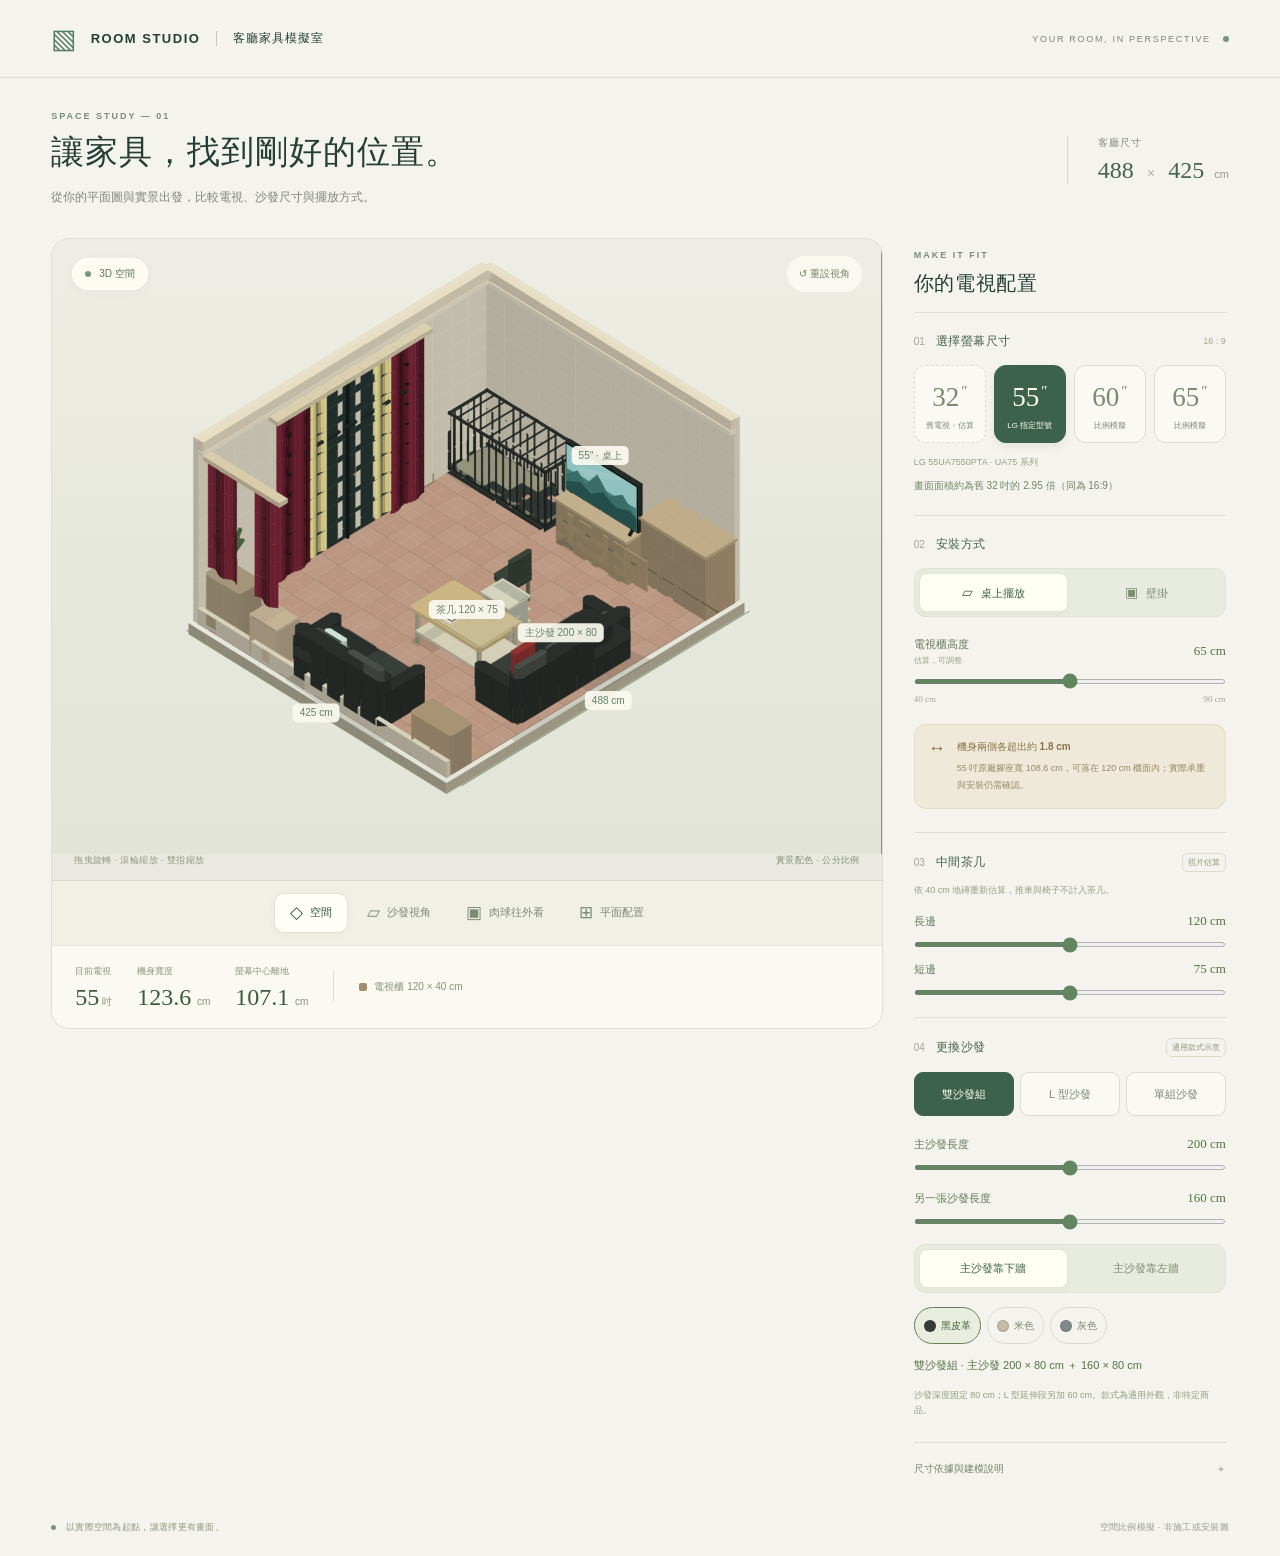
<file: living-room-planner/index.html>
<!doctype html>
<html lang="zh-Hant"><head><meta charset="utf-8"><meta name="viewport" content="width=device-width,initial-scale=1,viewport-fit=cover"><meta name="theme-color" content="#f4f2eb"><title>客廳家具配置模擬室 · 電視與沙發比較</title><meta name="description" content="依 488 × 425 cm 客廳平面與實景配色，互動比較 LG 55UA7550PTA、60／65 吋比例及桌上／壁掛效果。"><link rel="stylesheet" href="app.css"></head>
<body><header class="topbar"><a class="brand" href="./"><span class="brand-icon">▧</span> ROOM STUDIO<span class="brand-divider"></span><span class="brand-zh">客廳家具模擬室</span></a><span class="edition">YOUR ROOM, IN PERSPECTIVE <i></i></span></header>
<main><div class="page-heading"><div><p class="eyebrow">SPACE STUDY — 01</p><h1>讓家具，找到剛好的位置。</h1><p class="intro">從你的平面圖與實景出發，比較電視、沙發尺寸與擺放方式。</p></div><div class="room-size"><span>客廳尺寸</span><strong>488 <em>×</em> 425 <small>cm</small></strong></div></div>
<div class="workspace"><section class="visual-panel" aria-label="客廳空間模擬"><div class="canvas-top"><span class="scene-pill"><i></i><span id="view-label">3D 空間</span></span><button id="reset" class="text-button" type="button">↺ 重設視角</button></div><canvas id="room" tabindex="0" aria-label="可拖曳旋轉的室內 3D 模型；也可用下方視角按鈕切換。"></canvas><div class="scene-bottom"><span id="scene-hint">拖曳旋轉 · 滾輪縮放 · 雙指縮放</span><span class="scale-tag">實景配色 · 公分比例</span></div><nav class="view-controls" aria-label="選擇觀看角度"><button type="button" data-view="room" aria-pressed="true"><span>◇</span> 空間</button><button type="button" data-view="sofa" aria-pressed="false"><span>▱</span> 沙發視角</button><button type="button" data-view="dog" aria-pressed="false"><span>▣</span> 肉球往外看</button><button type="button" data-view="plan" aria-pressed="false"><span>⊞</span> 平面配置</button></nav><div class="size-readout"><div><span>目前電視</span><strong><b id="size-large">55</b><small>吋</small></strong></div><div><span>機身寬度</span><strong id="body-width">123.6<small> cm</small></strong></div><div><span>螢幕中心離地</span><strong id="center-height">107.1<small> cm</small></strong></div><span class="readout-line"></span><div class="color-key"><i></i> 電視櫃 120 × 40 cm</div></div></section>
<aside class="controls"><div class="control-heading"><span class="eyebrow">MAKE IT FIT</span><h2>你的電視配置</h2></div><section class="control-section"><div class="label-line"><h3>01 <span>選擇螢幕尺寸</span></h3><span>16 : 9</span></div><div class="size-buttons" role="group" aria-label="新舊電視尺寸比較"><button type="button" data-size="32" aria-pressed="false"><strong>32<span>″</span></strong><small>舊電視・估算</small></button><button type="button" data-size="55" aria-pressed="true"><strong>55<span>″</span></strong><small>LG 指定型號</small></button><button type="button" data-size="60" aria-pressed="false"><strong>60<span>″</span></strong><small>比例模擬</small></button><button type="button" data-size="65" aria-pressed="false"><strong>65<span>″</span></strong><small>比例模擬</small></button></div><p id="model-label" class="model-label">LG 55UA7550PTA · UA75 系列</p><p id="area-compare" class="area-compare">畫面面積約為舊 32 吋的 2.95 倍</p></section>
<section class="control-section"><div class="label-line"><h3>02 <span>安裝方式</span></h3></div><div class="segmented" role="group" aria-label="安裝方式"><button type="button" data-mount="stand" aria-pressed="true"><span>▱</span> 桌上擺放</button><button type="button" data-mount="wall" aria-pressed="false"><span>▣</span> 壁掛</button></div><div class="slider-row"><label for="height" id="height-label">電視櫃高度 <span>估算，可調整</span></label><output id="height-value" for="height">65 cm</output></div><input id="height" type="range" min="40" max="90" value="65" step="1"><div class="range-labels"><span id="height-min">40 cm</span><span id="height-max">90 cm</span></div></section>
<div id="fit-note" class="fit-note" role="status"><span>↔</span><div><strong>機身兩側各超出約 1.8 cm</strong><p>55 吋原廠腳座寬 108.6 cm，可落在 120 cm 櫃面內；實際承重與安裝仍需確認。</p></div></div>
<section class="table-adjust"><div class="label-line"><h3>03 <span>中間茶几</span></h3><span class="estimated">照片估算</span></div><p>依 40 cm 地磚重新估算，推車與椅子不計入茶几。</p><div class="slider-row"><label for="table-length">長邊</label><output id="table-length-value">120 cm</output></div><input id="table-length" type="range" min="80" max="160" value="120" step="5"><div class="slider-row"><label for="table-width">短邊</label><output id="table-width-value">75 cm</output></div><input id="table-width" type="range" min="50" max="100" value="75" step="5"></section>
<section class="sofa-controls"><div class="label-line"><h3>04 <span>更換沙發</span></h3><span class="estimated">通用款式示意</span></div><div class="sofa-styles" role="group" aria-label="沙發款式"><button type="button" data-sofa="original" aria-pressed="true">雙沙發組</button><button type="button" data-sofa="sectional" aria-pressed="false">L 型沙發</button><button type="button" data-sofa="loveseat" aria-pressed="false">單組沙發</button></div><div class="slider-row"><label for="sofa-length">主沙發長度</label><output id="sofa-length-value">200 cm</output></div><input id="sofa-length" type="range" min="160" max="240" value="200" step="5"><div id="secondary-control"><div class="slider-row"><label for="sofa-secondary">另一張沙發長度</label><output id="sofa-secondary-value">160 cm</output></div><input id="sofa-secondary" type="range" min="120" max="200" value="160" step="5"></div><div class="sofa-placement segmented" role="group" aria-label="沙發擺放位置"><button type="button" data-placement="bottom" aria-pressed="true">主沙發靠下牆</button><button type="button" data-placement="left" aria-pressed="false">主沙發靠左牆</button></div><div class="sofa-colors" role="group" aria-label="沙發顏色"><button type="button" data-sofa-color="black" aria-pressed="true"><i style="background:#353b37"></i>黑皮革</button><button type="button" data-sofa-color="beige" aria-pressed="false"><i style="background:#c5baa3"></i>米色</button><button type="button" data-sofa-color="gray" aria-pressed="false"><i style="background:#7f8985"></i>灰色</button></div><p id="sofa-summary" class="sofa-summary" role="status">雙沙發組 · 200 × 80 ＋ 160 × 80 cm</p><p class="model-label">沙發深度固定 80 cm；L 型延伸段另加 60 cm。款式為通用外觀，非特定商品。</p></section><details class="basis"><summary>尺寸依據與建模說明 <span>＋</span></summary><p>舊電視暫以照片目測約 32 吋、機身約 75 × 48 cm 呈現，並未確認型號或實際尺寸；「舊電視」為通用厚邊框外觀示意。新舊畫面面積比較以 16:9 與對角線尺寸計算。</p><p>55 吋依 LG 台灣規格建立簡化外觀模型，非原廠 3D/CAD 檔：不含底座 123.6 × 71.8 × 6.79 cm；含底座 123.6 × 78 × 23 cm；腳座寬 108.6 cm。</p><p>60、65 吋沿用相同外觀等比例放大，並非該尺寸的實際型號。家具平面位置以配置圖為準；材質參考照片。茶几 120 × 75 cm、櫃高 65 cm、牆高 280 cm 均為可視化估算，非丈量結果。門改為後牆置中；黑色金屬狗屋沿用 170 × 70 cm 配置，約 95 cm 高為估算。窗簾、家具高度與小物為簡化示意。</p><a href="https://www.lg.com/tw/tv-soundbars/4k-uhd-tvs/55ua7550pta/" target="_blank" rel="noopener">LG 官方規格 ↗</a></details></aside></div><footer><span><i></i> 以實際空間為起點，讓選擇更有畫面。</span><span>空間比例模擬 · 非施工或安裝圖</span></footer></main><script type="module" src="app.js"></script></body></html>
</file>
<file: living-room-planner/app.css>
:root{font-family:-apple-system,BlinkMacSystemFont,'Noto Sans TC','PingFang TC',sans-serif;color:#253f36;background:#f5f3ed;font-synthesis:none}*{box-sizing:border-box}body{margin:0}button,input,a{-webkit-tap-highlight-color:transparent}button{font:inherit;cursor:pointer}button:focus-visible,a:focus-visible,canvas:focus-visible,input:focus-visible{outline:3px solid #b69b69;outline-offset:4px}button{touch-action:manipulation}button:disabled{opacity:.5;cursor:default}.topbar{height:78px;border-bottom:1px solid #dddcd3;display:flex;align-items:center;justify-content:space-between;padding:0 4vw}.brand{font-size:13px;font-weight:650;letter-spacing:1.5px;display:flex;align-items:center;gap:12px;color:inherit;text-decoration:none}.brand-icon{font-size:27px;color:#547c66}.brand-divider{height:15px;border-left:1px solid #c4c9bc;margin:0 4px}.brand-zh{font-size:12px;letter-spacing:1px;font-weight:450}.edition{font-size:9px;letter-spacing:1.7px;color:#7c877b;display:flex;align-items:center;gap:12px}.edition i,.scene-pill i,footer i{width:6px;height:6px;display:inline-block;background:#78947d;border-radius:50%}main{max-width:1600px;margin:auto;padding:33px 4vw 0}.page-heading{display:flex;align-items:center;justify-content:space-between;margin-bottom:29px;gap:20px}.eyebrow{font-size:9px;letter-spacing:2px;font-weight:600;color:#7c8d78;margin:0 0 10px}h1{font-size:clamp(23px,2.55vw,38px);font-weight:500;letter-spacing:1px;margin:0 0 12px}.intro{font-size:12px;line-height:1.8;color:#81877c;margin:0}.room-size{border-left:1px solid #d3d8cb;padding-left:30px;white-space:nowrap}.room-size>span{display:block;font-size:10px;color:#818b7b;letter-spacing:1px;margin-bottom:7px}.room-size strong{font-family:Georgia,serif;font-weight:400;font-size:24px;color:#456452}.room-size em{font-size:15px;margin:0 7px;font-style:normal;color:#9aa58d}.room-size small{font:11px sans-serif;color:#8f9986;margin-left:4px}.workspace{display:grid;grid-template-columns:minmax(0,1fr) 318px;gap:28px;align-items:start}.visual-panel{min-width:0;background:#eae9e1;border:1px solid #dedfd3;border-radius:18px;overflow:hidden;position:sticky;top:20px}.canvas-top{position:absolute;z-index:2;top:17px;left:20px;right:20px;display:flex;align-items:center;justify-content:space-between;pointer-events:none}.scene-pill{background:#fffdf4dc;border:1px solid #fffc;box-shadow:0 2px 12px #4a574308;display:flex;align-items:center;gap:8px;padding:8px 12px;border-radius:30px;font-size:10px;color:#5b7561}.text-button{border:0;background:#fffdf4bb;border-radius:20px;padding:8px 12px;color:#73836b;font-size:10px;pointer-events:auto;min-height:36px}#room{display:block;width:100%;height:clamp(410px,52vw,615px);outline-offset:-4px;touch-action:none;cursor:grab}#room:active{cursor:grabbing}.scene-bottom{display:flex;justify-content:space-between;align-items:center;gap:12px;padding:0 22px 13px;font-size:9px;color:#939a87;letter-spacing:.4px}.scale-tag{font-size:9px;color:#83917b}.view-controls{display:flex;gap:3px;border-top:1px solid #d9dccd;justify-content:center;padding:12px 15px;background:#f0f0e6}.view-controls button{border:1px solid transparent;padding:9px 15px;min-height:40px;border-radius:10px;font-size:11px;background:transparent;color:#7d8a73;display:flex;align-items:center;gap:7px}.view-controls button>span{font-size:17px;line-height:1}.view-controls [aria-pressed=true]{background:#fffef7;box-shadow:0 2px 8px #5260440a;border-color:#dfe3d4;color:#34593f}.size-readout{display:flex;align-items:center;gap:25px;background:#faf9f2;padding:19px 23px;border-top:1px solid #e2e4d8}.size-readout>div>span{display:block;font-size:9px;color:#8c9681;margin-bottom:7px}.size-readout strong{font-family:Georgia,serif;font-size:24px;line-height:1;font-weight:400;color:#3c5b43;white-space:nowrap}.size-readout strong b{font-weight:400}.size-readout strong small{font:10px sans-serif;color:#86917c;margin-left:3px}.readout-line{height:31px;border-left:1px solid #ddd;flex:0 0 auto}.size-readout .color-key{font-size:10px;color:#87947b;white-space:nowrap;display:flex;gap:7px;align-items:center}.color-key i{width:8px;height:8px;border-radius:2px;background:#a18d6d}.controls{padding:0 3px}.control-heading{padding:6px 0 15px}.control-heading .eyebrow{font-size:9px}.control-heading h2{font-size:20px;font-weight:500;letter-spacing:.6px;margin:8px 0 0}.control-section{padding:20px 0;border-top:1px solid #dfe0d5}.label-line{display:flex;align-items:center;justify-content:space-between;gap:8px}.label-line h3{font-size:10px;color:#a0a68f;font-weight:450;margin:0 0 15px}.label-line h3 span{font-size:12px;color:#46624d;letter-spacing:.5px;margin-left:8px}.label-line>span{font-size:9px;color:#a0a88e;margin-bottom:15px}.size-buttons{display:grid;grid-template-columns:repeat(3,1fr);gap:8px}.size-buttons button{border:1px solid #daddce;border-radius:12px;background:#faf9f3;color:#7c8974;padding:16px 4px 11px;text-align:center;transition:background .2s,color .2s}.size-buttons strong{font:30px Georgia,serif;display:block}.size-buttons strong span{font-size:15px;vertical-align:super;margin-left:2px}.size-buttons small{display:block;font-size:8px;margin-top:7px;font-weight:400;letter-spacing:.4px}.size-buttons [aria-pressed=true]{background:#3c614c;color:#fffdf0;border-color:#3c614c;box-shadow:0 4px 10px #3c614c18}.model-label{font-size:9px;color:#92a084;margin:12px 0 0;line-height:1.7}.segmented{display:flex;background:#e8ebdf;border:1px solid #e0e4d5;border-radius:11px;padding:4px;gap:4px}.segmented button{flex:1;background:transparent;border:1px solid transparent;color:#7e8c73;border-radius:8px;padding:9px 2px;font-size:11px;min-height:39px}.segmented button>span{margin-right:5px;font-size:14px}.segmented [aria-pressed=true]{background:#fffef5;border-color:#e2e6d6;box-shadow:0 2px 6px #4c5d3a08;color:#3d6245}.slider-row{display:flex;align-items:center;justify-content:space-between;margin-top:20px;margin-bottom:10px;gap:10px}.slider-row label{font-size:11px;color:#64795b}.slider-row label span{font-size:8px;color:#9ba38e;display:block;margin-top:3px}.slider-row output{font:13px Georgia,serif;color:#557349;white-space:nowrap}input[type=range]{display:block;width:100%;height:5px;accent-color:#628660;cursor:pointer;margin:13px 0 10px;touch-action:pan-y}.range-labels{display:flex;justify-content:space-between;font:9px Georgia,serif;color:#a4aa96}.fit-note{display:flex;align-items:flex-start;gap:11px;background:#eee9d9;border:1px solid #e4ddc5;border-radius:12px;padding:14px 13px;margin-bottom:23px;color:#897347}.fit-note>span{font-size:18px;line-height:1}.fit-note strong{font-size:10px;font-weight:550;display:block;line-height:1.6}.fit-note p{font-size:9px;line-height:1.9;margin:5px 0 0;color:#9a8865}.fit-note.wall{background:#e6ecdf;border-color:#d9e3cf;color:#66845a}.fit-note.wall p{color:#829772}.table-adjust{border-top:1px solid #dcdfd1;padding-top:20px}.table-adjust>p{font-size:9px;line-height:1.9;color:#94a085;margin:-5px 0 0}.table-adjust .slider-row{margin-top:14px}.estimated{color:#8b977b!important;font-size:8px!important;border:1px solid #dadfcc;padding:3px 5px;border-radius:5px}.basis{border-top:1px solid #dfe1d4;margin-top:23px;padding-top:16px;font-size:9px;color:#94a087;line-height:1.9}.basis summary{font-size:10px;color:#76856b;cursor:pointer;list-style:none;display:flex;justify-content:space-between;min-height:36px}.basis p{margin:8px 0}.basis a{color:#6e875f}footer{display:flex;justify-content:space-between;gap:15px;padding:26px 0 22px;font-size:9px;letter-spacing:.3px;color:#98a18d}footer i{width:5px;height:5px;margin-right:7px}footer span:first-child{color:#8e9b81}@media(min-width:1450px){.workspace{grid-template-columns:minmax(0,1fr) 350px;gap:40px}.size-buttons button{padding-top:21px;padding-bottom:15px}}@media(max-width:1050px){.workspace{grid-template-columns:minmax(0,1fr) 280px;gap:20px}.size-readout{gap:18px;padding:17px}.readout-line,.size-readout .color-key{display:none}.scene-bottom{padding:0 15px 10px}.view-controls button{padding:9px 10px;font-size:10px}}@media(max-width:760px){.topbar{height:62px;padding:0 20px}.brand{font-size:11px;gap:8px}.brand-icon{font-size:23px}.brand-zh{font-size:10px}.edition{display:none}main{padding:23px 16px 0}.page-heading{margin-bottom:20px;align-items:flex-start;gap:10px}h1{font-size:24px;line-height:1.45;letter-spacing:0;margin:0 0 8px}.eyebrow{font-size:8px}.intro{font-size:10px;max-width:230px}.room-size{padding-left:12px;margin-top:20px}.room-size strong{font-size:17px}.room-size>span{font-size:8px}.room-size small{font-size:8px}.room-size em{margin:0 2px}.workspace{grid-template-columns:1fr;gap:24px}.visual-panel{position:relative;top:auto;border-radius:14px}#room{height:420px}.canvas-top{top:12px;left:12px;right:12px}.scene-bottom{font-size:8px;letter-spacing:0}.scale-tag{font-size:8px}.view-controls{padding:9px 8px;gap:0;justify-content:space-between}.view-controls button{padding:8px 9px;font-size:10px;gap:5px}.size-readout{justify-content:space-between;padding:15px 18px}.size-readout strong{font-size:23px}.size-readout>div>span{font-size:8px}.controls{display:grid;grid-template-columns:1fr 1fr;gap:0 24px;padding:0 4px}.control-heading{grid-column:1/-1;padding:0 0 15px}.control-heading h2{font-size:19px}.control-heading .eyebrow{display:none}.control-section{padding-top:16px}.size-buttons strong{font-size:26px}.size-buttons small{font-size:7px;letter-spacing:0}.size-buttons{gap:5px}.size-buttons button{padding-top:13px}.fit-note{grid-column:1/-1;margin-bottom:20px}.table-adjust{grid-column:1/-1;display:grid;grid-template-columns:1fr 1fr;gap:0 20px}.table-adjust .label-line,.table-adjust>p{grid-column:1/-1}.table-adjust .slider-row:nth-of-type(2){grid-column:1;grid-row:3}.table-adjust #table-length{grid-column:1;grid-row:4}.table-adjust .slider-row:nth-of-type(3){grid-column:2;grid-row:3}.table-adjust #table-width{grid-column:2;grid-row:4}.basis{grid-column:1/-1;margin-top:18px}.basis p{font-size:11px}footer{font-size:8px;flex-direction:column;gap:9px;padding-top:20px}}@media(max-width:380px){.controls{display:block}.control-heading{margin-bottom:5px}.control-section{padding-top:20px}.table-adjust{display:block}.page-heading{display:block}.room-size{border:0;margin-top:14px;padding:0;display:flex;gap:10px;align-items:center}.room-size>span{margin-bottom:0}.intro{max-width:none}#room{height:370px}.view-controls button{padding-left:6px;padding-right:6px}.scale-tag{display:none}}@media(prefers-reduced-motion:reduce){*{transition:none!important}}

.size-buttons{grid-template-columns:repeat(4,minmax(0,1fr))}.size-buttons strong{font-size:27px}.size-buttons small{font-size:8px;letter-spacing:0}.size-buttons button[data-size="32"]{border-style:dashed}.area-compare{font-size:10px;line-height:1.8;color:#71866b;margin:7px 0 0}@media(max-width:760px){.controls>.control-section:first-of-type{grid-column:1/-1}.size-buttons{gap:9px}.size-buttons button{padding:15px 4px}.controls>.control-section:nth-of-type(2){grid-column:1/-1}.size-buttons small{font-size:9px}}

[hidden]{display:none!important}.sofa-controls{border-top:1px solid #dcdfd1;padding-top:20px;margin-top:22px}.sofa-styles{display:grid;grid-template-columns:repeat(3,1fr);gap:6px}.sofa-styles button{min-height:44px;padding:9px 3px;border:1px solid #daddce;background:#faf9f3;border-radius:9px;color:#7c8974;font-size:11px}.sofa-styles [aria-pressed=true]{background:#3c614c;color:#fffdf0;border-color:#3c614c}.sofa-placement{margin-top:20px}.sofa-colors{display:flex;gap:6px;flex-wrap:wrap;margin-top:14px}.sofa-colors button{display:flex;align-items:center;gap:5px;border:1px solid #daddce;background:transparent;border-radius:20px;min-height:37px;padding:7px 9px;font-size:10px;color:#7a886e}.sofa-colors i{width:12px;height:12px;border-radius:50%;border:1px solid #0002}.sofa-colors [aria-pressed=true]{border-color:#68805b;background:#e9eddf;color:#45623a}.sofa-summary{font-size:11px;color:#557349;line-height:1.8;margin:12px 0 0}@media(max-width:760px){.sofa-controls{grid-column:1/-1}.sofa-styles button{font-size:12px}.sofa-placement button{min-height:44px}}
</file>
